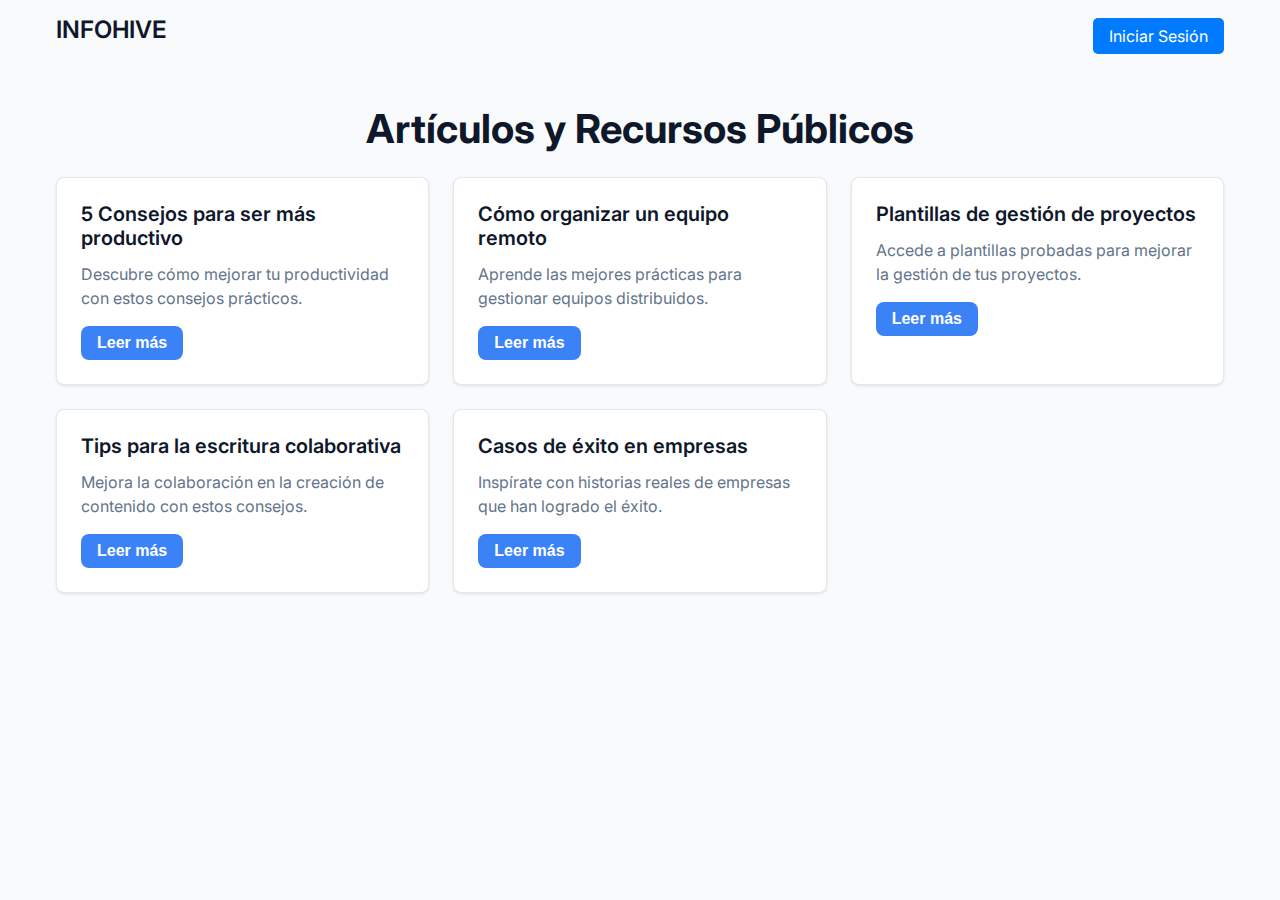
<file: index.html>
<!DOCTYPE html>
<html lang="es">
<head>
  <meta charset="UTF-8">
  <meta name="viewport" content="width=device-width, initial-scale=1.0">
  <title>INFOHIVE</title>
  <link rel="icon" type="image/x-icon" href="/team.png">
  <link rel="apple-touch-icon" sizes="180x180" href="/team.png">
  <link rel="icon" type="image/png" sizes="32x32" href="/team.png">
  <link rel="icon" type="image/png" sizes="16x16" href="/team.png">
  <link rel="stylesheet" href="styles/globals.css">
</head>
<body>
  <header class="container">
    <nav style="display: flex; justify-content: space-between; align-items: center; padding: 1rem 0;">
      <div style="display: flex; align-items: center; gap: 10px;">
        <h1 style="font-size: 1.5rem; font-weight: 600;">INFOHIVE</h1>
      </div>
      <div>
        <a href="login.html" class="btn-index">Iniciar Sesión</a>
      </div>
    </nav>
  </header>
  <main class="container" style="margin-top: 2rem;">
    <section>
      <h2 style="font-size: 2.5rem; font-weight: 700; margin-bottom: 1.5rem; text-align: center;">Artículos y Recursos Públicos</h2>
      <div id="articles-grid" style="display: grid; grid-template-columns: repeat(auto-fit, minmax(300px, 1fr)); gap: 1.5rem;"></div>
    </section>
  </main>

  <!-- Modal -->
  <div class="modal-index" id="preview-modal">
    <div class="modal-content-index">
      <button class="modal-close-index" id="close-modal">&times;</button>
      <h2 id="modal-title">Previsualización</h2>
      <p id="modal-body">Contenido del artículo...</p>
    </div>
  </div>
  <script src="js/index.js"></script> 
</body>
</html>
</file>
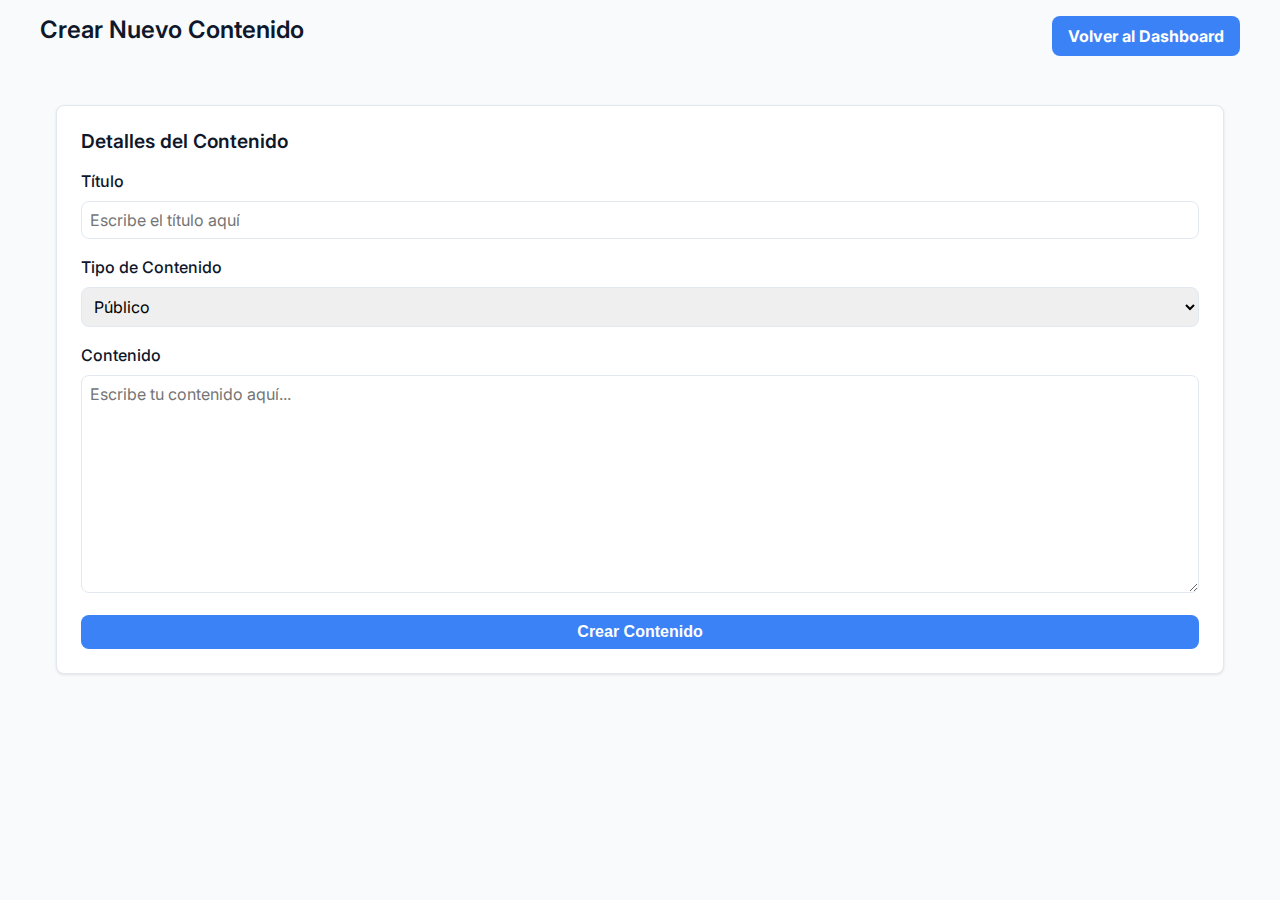
<file: create-content.html>
<!DOCTYPE html>
<html lang="es">
<head>
  <meta charset="UTF-8">
  <meta name="viewport" content="width=device-width, initial-scale=1.0">
  <title>Crear Nuevo Contenido</title>
  <link rel="stylesheet" href="styles/globals.css">
</head>
<body>
  <header class="container" style="padding: 1rem 0;">
    <nav style="display: flex; justify-content: space-between; align-items: center;">
      <h1 style="font-size: 1.5rem; font-weight: 600;">Crear Nuevo Contenido</h1>
      <div>
        <a href="dashboard.html" class="btn">Volver al Dashboard</a>
      </div>
    </nav>
  </header>
  <main class="container" style="margin-top: 2rem;">
    <section class="card">
      <h2 style="font-size: 1.2rem; font-weight: 600; margin-bottom: 1rem;">Detalles del Contenido</h2>
      <form id="create-content-form" style="display: flex; flex-direction: column; gap: 1rem;">
        <div>
          <label for="title" style="display: block; margin-bottom: 0.5rem; font-weight: 500;">Título</label>
          <input type="text" id="title" name="title" placeholder="Escribe el título aquí" required>
        </div>
        <div>
          <label for="type" style="display: block; margin-bottom: 0.5rem; font-weight: 500;">Tipo de Contenido</label>
          <select id="type" name="type" required>
            <option value="public">Público</option>
            <option value="private">Privado</option>
            <option value="organizational">Organizacional</option>
          </select>
        </div>
        <div>
          <label for="content-body" style="display: block; margin-bottom: 0.5rem; font-weight: 500;">Contenido</label>
          <textarea id="content-body" name="content-body" rows="10" placeholder="Escribe tu contenido aquí..." required></textarea>
        </div>
        <button type="submit" class="btn">Crear Contenido</button>
      </form>
    </section>
  </main>

  <script>
    document.getElementById('create-content-form').addEventListener('submit', function (event) {
      event.preventDefault(); // Evita que el formulario se envíe de forma predeterminada
      
      // Obtener la fecha actual
      const currentDate = new Date().toISOString().split('T')[0]; // Formato YYYY-MM-DD
      
      // Obtener los valores del formulario
      const title = document.getElementById('title').value;
      const type = document.getElementById('type').value;
      const contentBody = document.getElementById('content-body').value;
      
      // Obtener el autor desde localStorage
      const author = localStorage.getItem('Name');
      
      // Crear el objeto JSON
      const contentData = {
        date: currentDate,
        name: title,
        type: type === "public" ? "Público" : (type === "private" ? "Privado" : "Organizacional"),
        author: author ? author : "Desconocido",  // Si no hay autor en localStorage, se usa "Desconocido"
        description: contentBody
      };
      
      // Hacer la solicitud POST
      fetch('https://api-generator.retool.com/DOU8tz/data', {
        method: 'POST',
        headers: {
          'Content-Type': 'application/json'
        },
        body: JSON.stringify(contentData)
      })
      .then(response => response.json())
      .then(data => {
        alert('Contenido creado exitosamente');
        // Puedes redirigir o hacer alguna acción adicional aquí
      })
      .catch(error => {
        console.error('Error al crear contenido:', error);
        alert('Hubo un error al crear el contenido');
      });
    });
  </script>
</body>
</html>
</file>
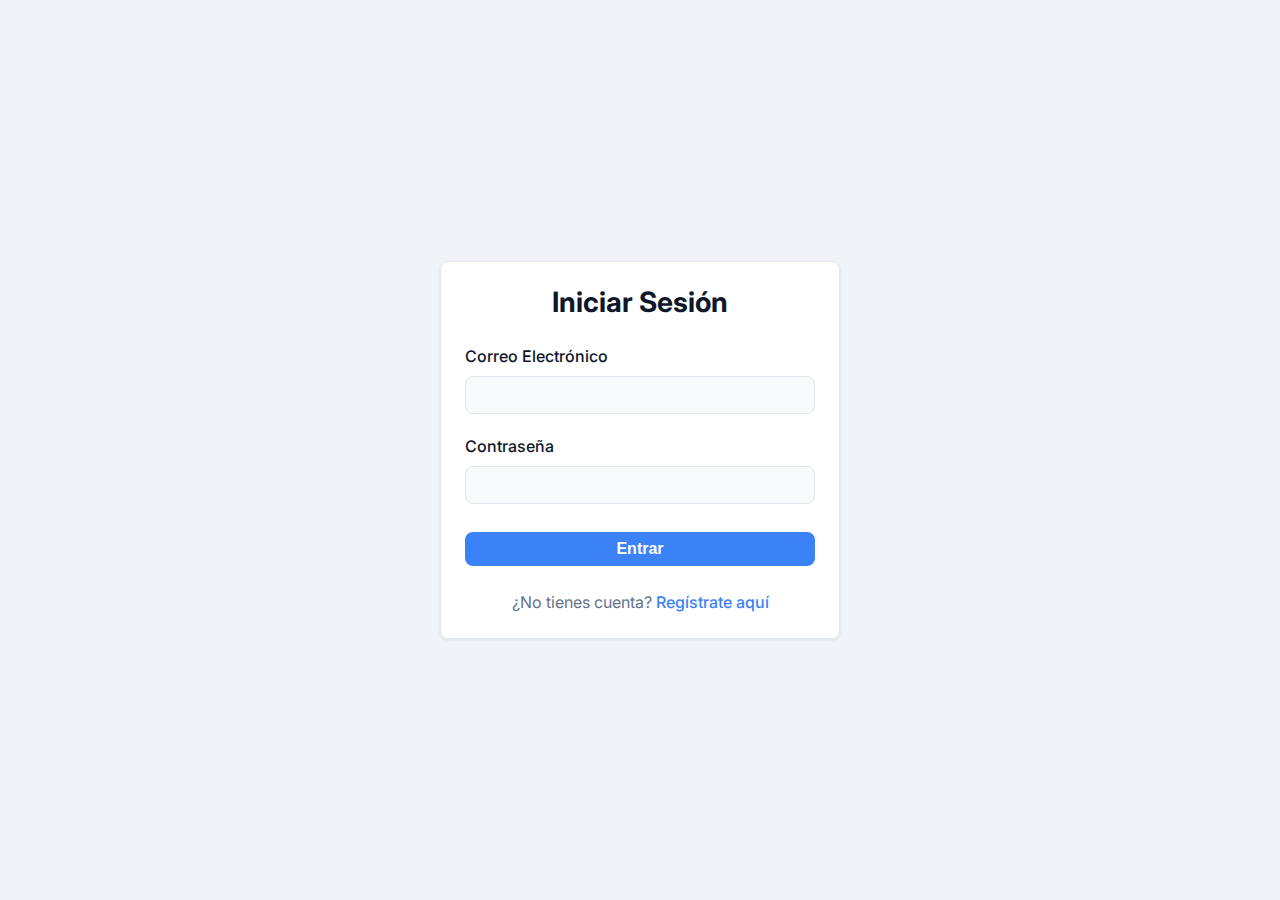
<file: dashboard.html>
<!DOCTYPE html>
<html lang="es">
<head>
  <meta charset="UTF-8">
  <meta name="viewport" content="width=device-width, initial-scale=1.0">
  <title>Dashboard</title>
  <link rel="stylesheet" href="styles/globals.css">
</head>
<body>
  <header class="container" style="padding: 1rem 2rem; background-color: #ffffff; box-shadow: 0 1px 3px rgba(0, 0, 0, 0.1); border-radius: 0 0 1rem 1rem;">
    <nav style="display: flex; justify-content: space-between; align-items: center; gap: 1rem;">
      <h1 style="font-size: 1.5rem; font-weight: 700;">Dashboard</h1>
      <div style="display: flex; gap: 1rem; align-items: center;">
        <a href="create-content.html" class="btn btn-transparent"> Añadir Contenido</a>
        <a href="subscription.html" class="btn btn-transparent">Suscripción</a>
        <a href="profile.html" class="btn btn-transparent">Perfil</a>
        <a href="index.html" class="btn">Cerrar Sesión</a>
      </div>
    </nav>
  </header>
  <main class="container" style="margin-top: 2rem;">
    <section style="margin-bottom: 3rem;">
      <h2 style="font-size: 2.5rem; font-weight: 700; margin-bottom: 0.5rem;">Bienvenido, Juan Pérez</h2>
      <p style="color: var(--muted); font-size: 1.1rem;">Tu organización: <strong>Organización XYZ</strong></p>
    </section>

    <section>
      <h2 style="font-size: 1.75rem; font-weight: 600; margin-bottom: 1.5rem;">Resumen del Contenido</h2>
      <div style="display: grid; grid-template-columns: repeat(auto-fit, minmax(300px, 1fr)); gap: 1.5rem;">
        <div class="card" style="display: flex; flex-direction: column; justify-content: space-between;">
          <div>
            <h3 style="font-size: 1.25rem; font-weight: 600; margin-bottom: 0.75rem;">Contenido Público</h3>
            <p style="color: var(--muted); margin-bottom: 1rem;">Artículos disponibles para todos los usuarios.</p>
          </div>
          <a href="public-content.html" class="btn" style="align-self: flex-start;">Ver Contenido Público</a>
        </div>
        <div class="card" style="display: flex; flex-direction: column; justify-content: space-between;">
          <div>
            <h3 style="font-size: 1.25rem; font-weight: 600; margin-bottom: 0.75rem;">Contenido Privado</h3>
            <p style="color: var(--muted); margin-bottom: 1rem;">Artículos creados por ti.</p>
          </div>
          <a href="private-content.html" class="btn" style="align-self: flex-start;">Gestionar Contenido</a>
        </div>
        <div class="card" style="display: flex; flex-direction: column; justify-content: space-between;">
          <div>
            <h3 style="font-size: 1.25rem; font-weight: 600; margin-bottom: 0.75rem;">Contenido Organizacional</h3>
            <p style="color: var(--muted); margin-bottom: 1rem;">Artículos compartidos por la organización.</p>
          </div>
          <a href="organizational-content.html" class="btn" style="align-self: flex-start;">Explorar Contenido</a>
        </div>
      </div>
    </section>
  </main>
  <script src="js/dashboard.js"></script>
</body>
</html>
</file>
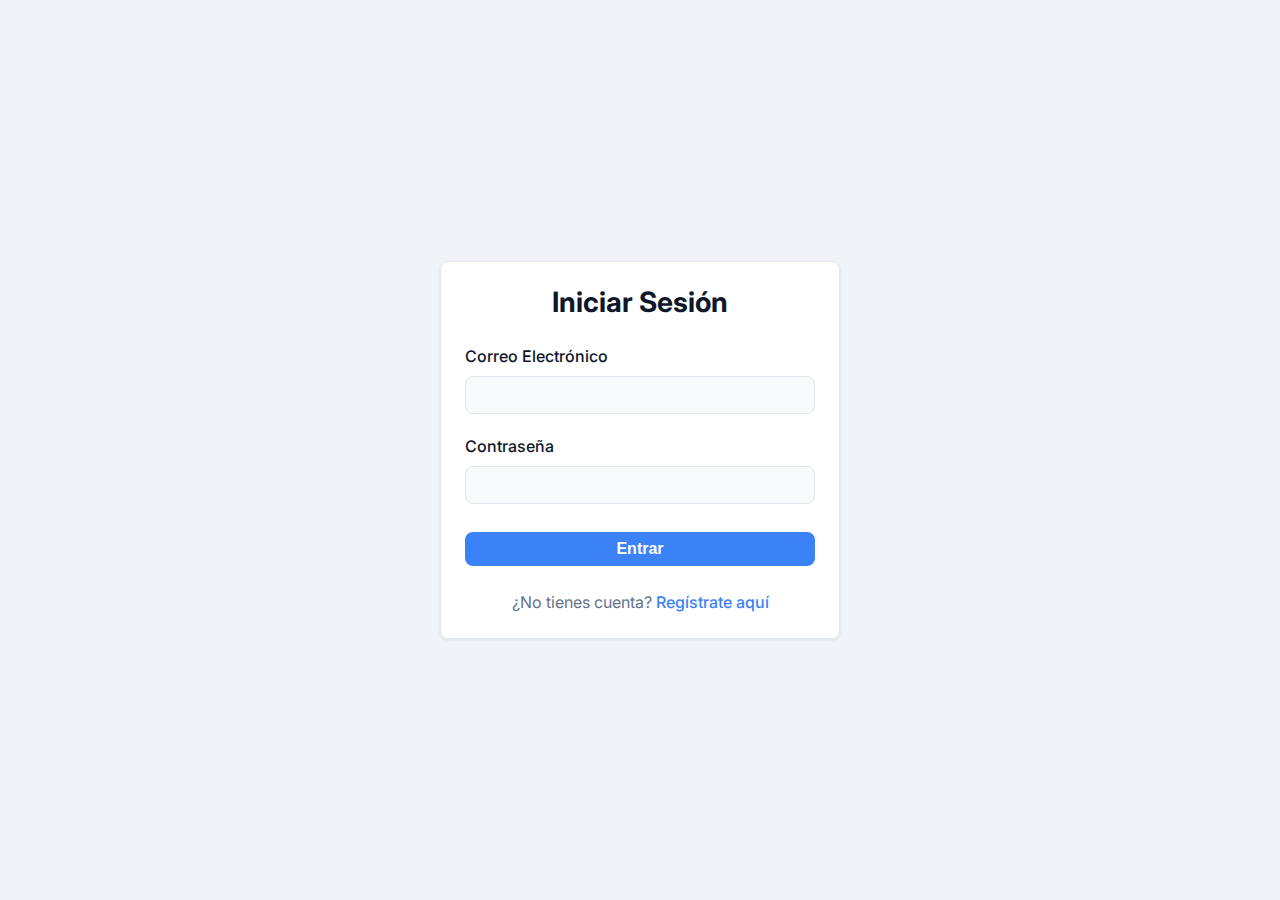
<file: login.html>
<!DOCTYPE html>
<html lang="es">
<head>
  <meta charset="UTF-8">
  <meta name="viewport" content="width=device-width, initial-scale=1.0">
  <title>Iniciar Sesión</title>
  <link rel="stylesheet" href="styles/globals.css">
</head>
<body style="background-color: #f0f4f8;">
  <div class="container" style="display: flex; justify-content: center; align-items: center; min-height: 100vh;">
    <div class="card" style="width: 100%; max-width: 400px;">
      <h2 style="font-size: 1.75rem; font-weight: 700; margin-bottom: 1.5rem; text-align: center;">Iniciar Sesión</h2>
      <form action="dashboard.html" style="display: flex; flex-direction: column; gap: 1.25rem;">
        <div>
          <label for="email" style="display: block; margin-bottom: 0.5rem; font-weight: 500;">Correo Electrónico</label>
          <input type="email" id="email" name="email" required style="background-color: #f8fafc;">
        </div>
        <div>
          <label for="password" style="display: block; margin-bottom: 0.5rem; font-weight: 500;">Contraseña</label>
          <input type="password" id="password" name="password" required style="background-color: #f8fafc;">
        </div>
        <button type="submit" class="btn" style="width: 100%; margin-top: 0.5rem;">Entrar</button>
      </form>
      <p style="text-align: center; margin-top: 1.5rem; color: var(--muted);">¿No tienes cuenta? <a href="register.html" style="font-weight: 500;">Regístrate aquí</a></p>
    </div>
  </div>
  <!-- Incluir el archivo JavaScript -->
  <script src="js/login.js"></script>
</body>
</html>
</file>
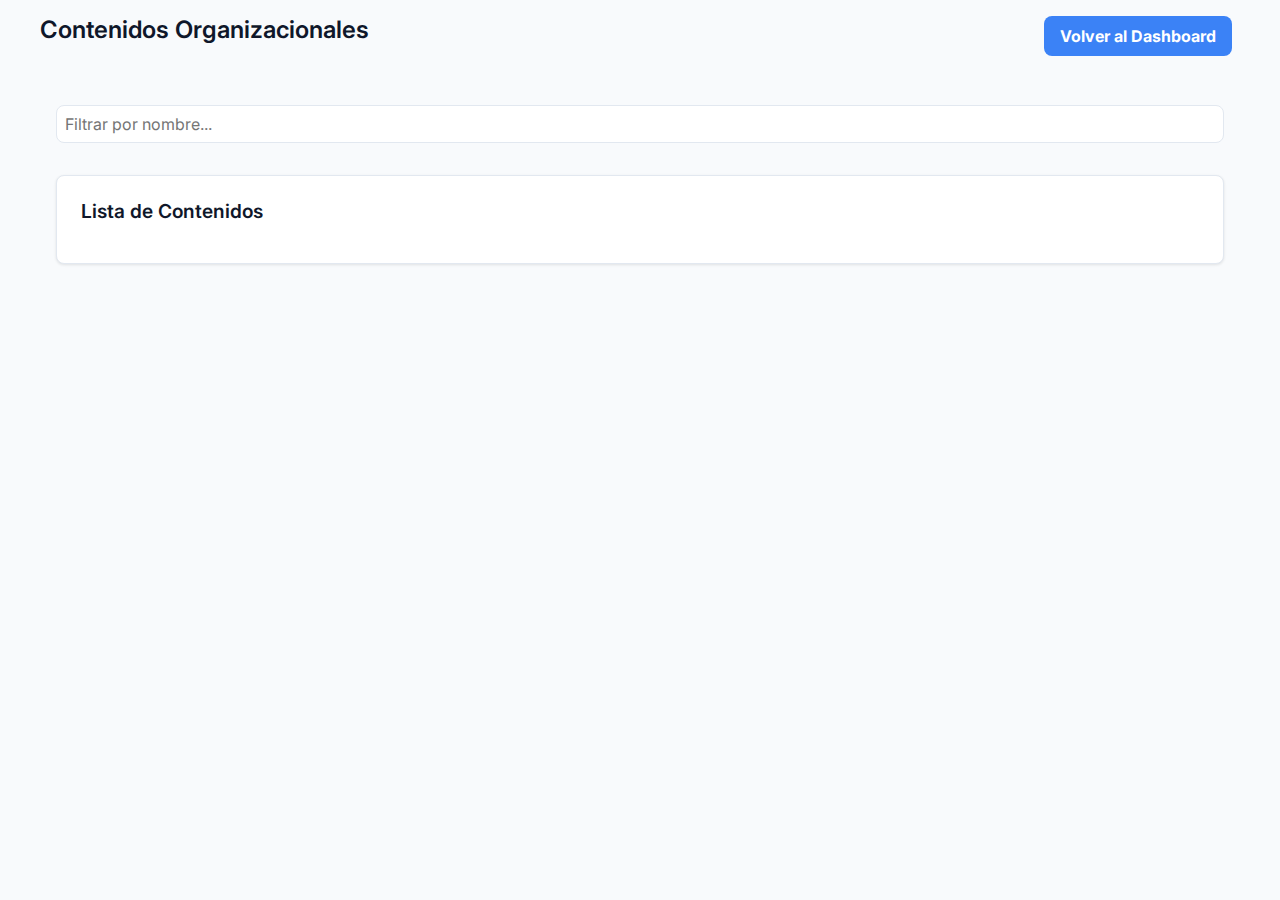
<file: organizational-content.html>
<!DOCTYPE html>
<html lang="es">
<head>
  <meta charset="UTF-8">
  <meta name="viewport" content="width=device-width, initial-scale=1.0">
  <title>Contenidos Organizacionales</title>
  <link rel="stylesheet" href="styles/globals.css">
</head>
<body>
  <header class="container" style="padding: 1rem 0;">
    <nav style="display: flex; justify-content: space-between; align-items: center;">
      <h1 style="font-size: 1.5rem; font-weight: 600;">Contenidos Organizacionales</h1>
      <div>
        <a href="dashboard.html" class="btn" style="margin-right: 0.5rem;">Volver al Dashboard</a>
      </div>
    </nav>
  </header>
  <main class="container" style="margin-top: 2rem;">
    <section style="margin-bottom: 2rem;">
      <input type="text" id="filter" placeholder="Filtrar por nombre..." class="input" style="width: 100%; padding: 0.5rem;">
    </section>

    <section class="card">
        <h2 style="font-size: 1.2rem; font-weight: 600; margin-bottom: 1rem;">Lista de Contenidos</h2>
        <div id="content-list" style="display: flex; flex-direction: column; gap: 1rem;"></div>
      </section>
      
  </main>

  <!-- Modal -->
  <div class="modal-dash" id="preview-modal">
    <div class="modal-content-dash">
      <button class="modal-close-dash" id="close-modal">&times;</button>
      <h2 id="modal-title">Previsualización</h2>
      <p id="modal-body">Contenido del artículo...</p>
    </div>
  </div>
  <script src="js/organizational-content.js"></script>
</body>
</html>
</file>
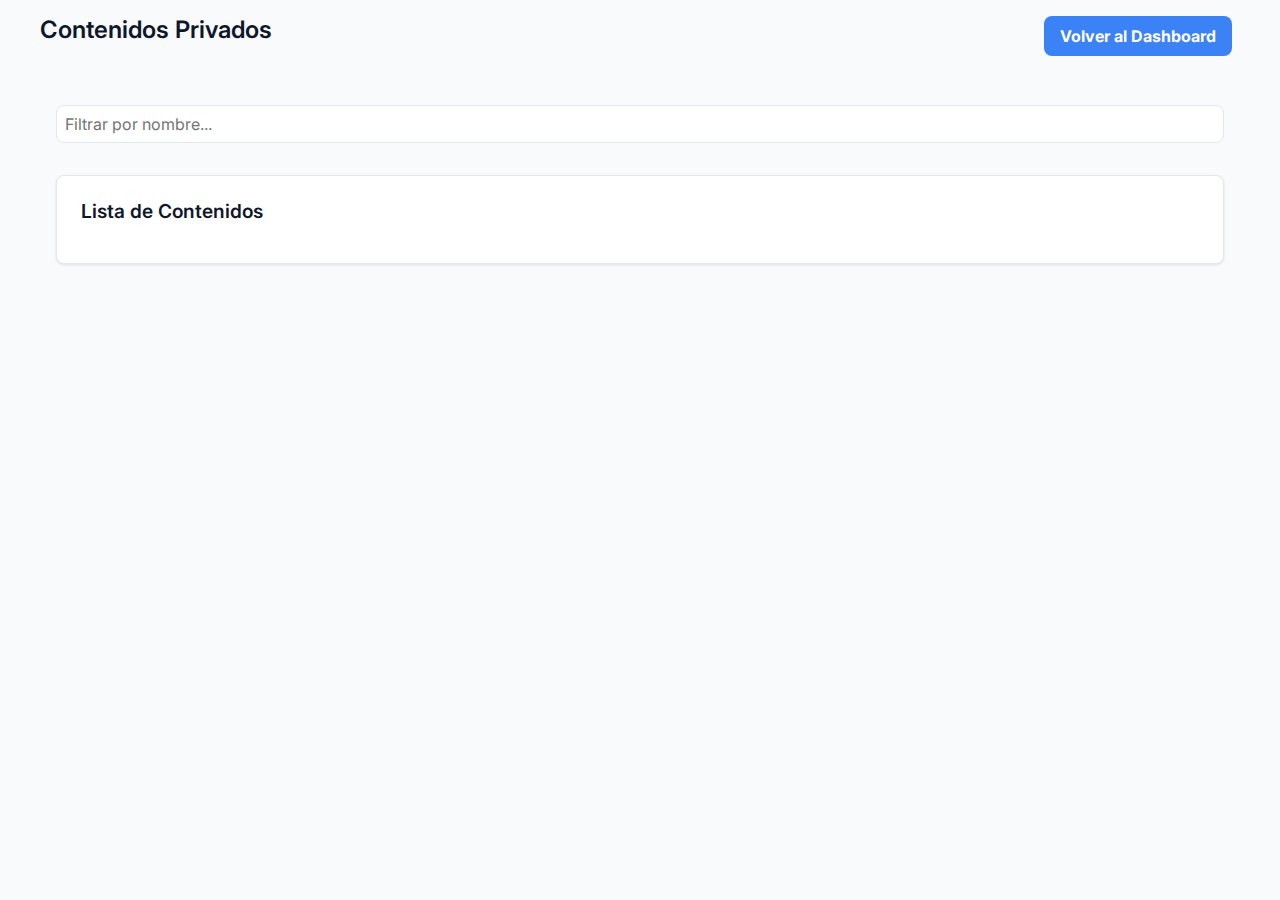
<file: private-content.html>
<!DOCTYPE html>
<html lang="es">
<head>
  <meta charset="UTF-8">
  <meta name="viewport" content="width=device-width, initial-scale=1.0">
  <title>Contenidos Privados</title>
  <link rel="stylesheet" href="styles/globals.css">
</head>
<body>
  <header class="container" style="padding: 1rem 0;">
    <nav style="display: flex; justify-content: space-between; align-items: center;">
      <h1 style="font-size: 1.5rem; font-weight: 600;">Contenidos Privados</h1>
      <div>
        <a href="dashboard.html" class="btn" style="margin-right: 0.5rem;">Volver al Dashboard</a>
      </div>
    </nav>
  </header>
  <main class="container" style="margin-top: 2rem;">
    <section style="margin-bottom: 2rem;">
      <input type="text" id="filter" placeholder="Filtrar por nombre..." class="input" style="width: 100%; padding: 0.5rem;">
    </section>

    <section class="card">
        <h2 style="font-size: 1.2rem; font-weight: 600; margin-bottom: 1rem;">Lista de Contenidos</h2>
        <div id="content-list" style="display: flex; flex-direction: column; gap: 1rem;"></div>
      </section>
      
  </main>

  <!-- Modal -->
  <div class="modal-dash" id="preview-modal">
    <div class="modal-content-dash">
      <button class="modal-close-dash" id="close-modal">&times;</button>
      <h2 id="modal-title">Previsualización</h2>
      <p id="modal-body">Contenido del artículo...</p>
    </div>
  </div>
  <script src="js/private-content.js"></script>
</body>
</html>
</file>
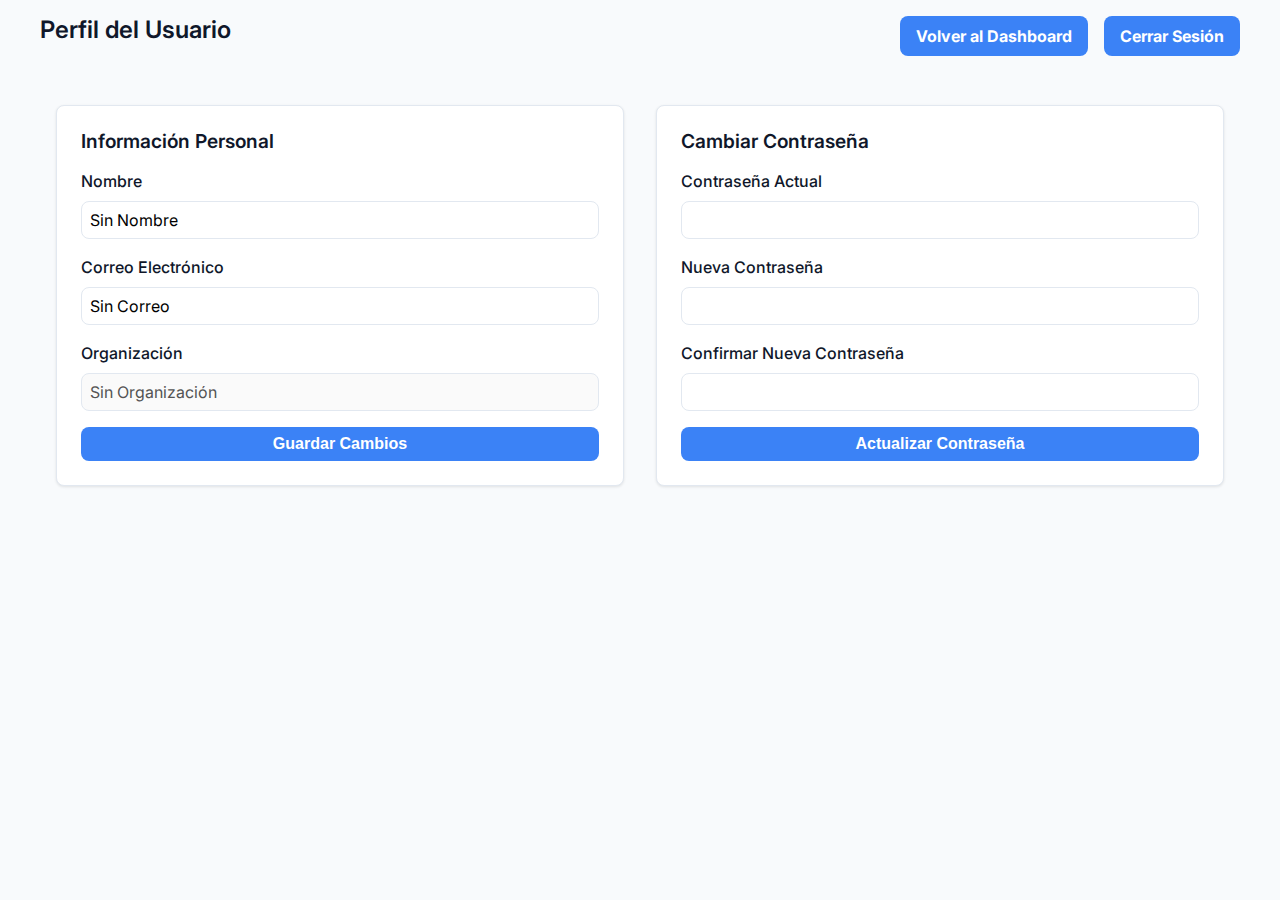
<file: profile.html>
<!DOCTYPE html>
<html lang="es">
<head>
  <meta charset="UTF-8">
  <meta name="viewport" content="width=device-width, initial-scale=1.0">
  <title>Perfil del Usuario</title>
  <link rel="stylesheet" href="styles/globals.css">
</head>
<body>
  <header class="container" style="padding: 1rem 0;">
    <nav style="display: flex; justify-content: space-between; align-items: center;">
      <h1 style="font-size: 1.5rem; font-weight: 600;">Perfil del Usuario</h1>
      <div style="display: flex; gap: 1rem;">
        <a href="dashboard.html" class="btn">Volver al Dashboard</a>
        <a href="index.html" class="btn">Cerrar Sesión</a>
      </div>
    </nav>
  </header>
  <main class="container" style="display: flex; gap: 2rem; margin-top: 2rem;">
    <section class="card" style="flex: 1;">
      <h2 style="font-size: 1.2rem; font-weight: 600; margin-bottom: 1rem;">Información Personal</h2>
      <form id="update-profile" style="display: flex; flex-direction: column; gap: 1rem;">
        <div>
          <label for="name" style="display: block; margin-bottom: 0.5rem; font-weight: 500;">Nombre</label>
          <input type="text" id="name" name="name" required>
        </div>
        <div>
          <label for="email" style="display: block; margin-bottom: 0.5rem; font-weight: 500;">Correo Electrónico</label>
          <input type="email" id="email" name="email" required>
        </div>
        <div>
          <label for="organization" style="display: block; margin-bottom: 0.5rem; font-weight: 500;">Organización</label>
          <input type="text" id="organization" name="organization" disabled>
        </div>
        <button type="submit" class="btn">Guardar Cambios</button>
      </form>
    </section>
    <section class="card" style="flex: 1;">
      <h2 style="font-size: 1.2rem; font-weight: 600; margin-bottom: 1rem;">Cambiar Contraseña</h2>
      <form id="change-password" style="display: flex; flex-direction: column; gap: 1rem;">
        <div>
          <label for="current-password" style="display: block; margin-bottom: 0.5rem; font-weight: 500;">Contraseña Actual</label>
          <input type="password" id="current-password" name="current-password" required>
        </div>
        <div>
          <label for="new-password" style="display: block; margin-bottom: 0.5rem; font-weight: 500;">Nueva Contraseña</label>
          <input type="password" id="new-password" name="new-password" required>
        </div>
        <div>
          <label for="confirm-password" style="display: block; margin-bottom: 0.5rem; font-weight: 500;">Confirmar Nueva Contraseña</label>
          <input type="password" id="confirm-password" name="confirm-password" required>
        </div>
        <button type="submit" class="btn">Actualizar Contraseña</button>
      </form>
    </section>
  </main>
  <script src="js/profile.js"></script>
</body>
</html>
</file>
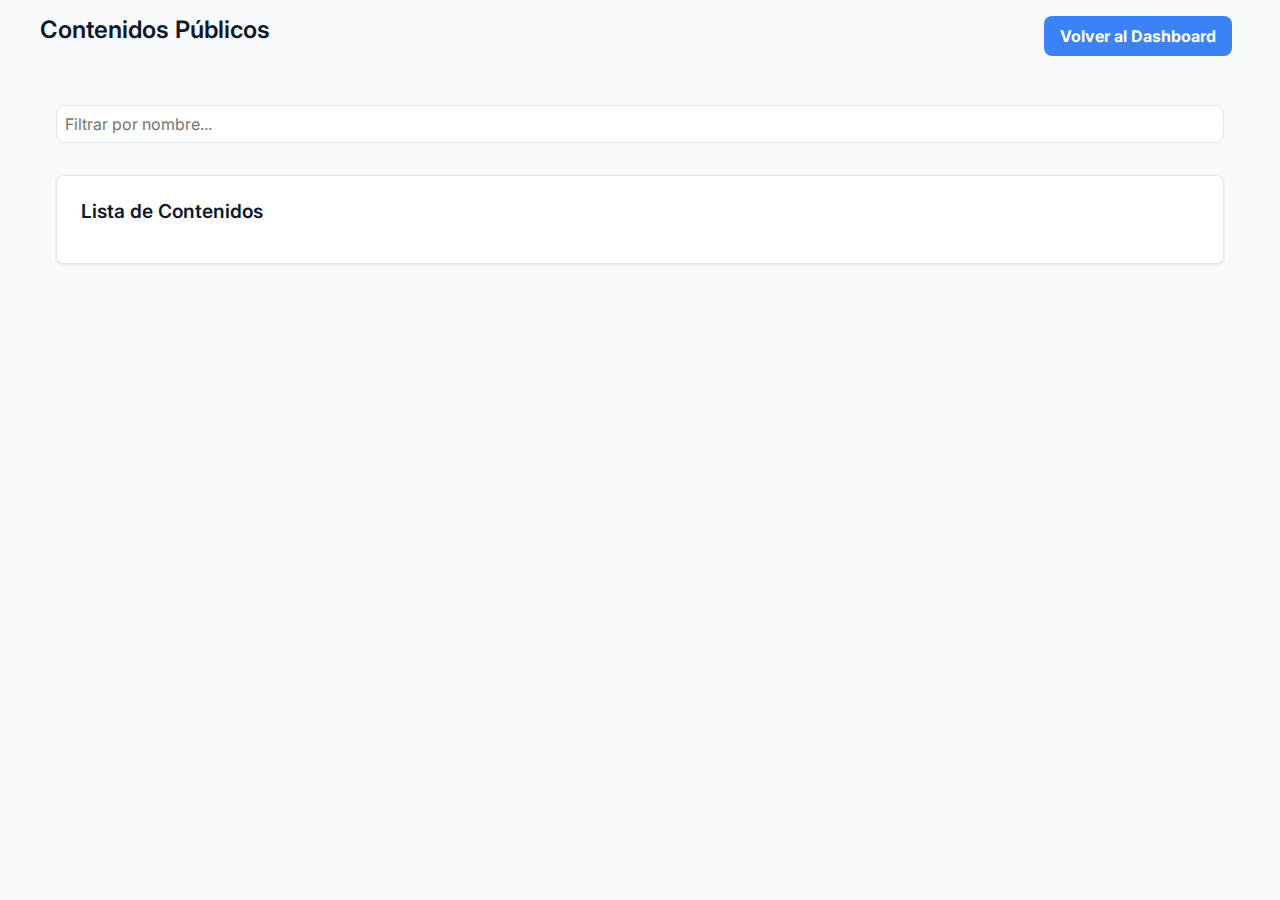
<file: public-content.html>
<!DOCTYPE html>
<html lang="es">
<head>
  <meta charset="UTF-8">
  <meta name="viewport" content="width=device-width, initial-scale=1.0">
  <title>Contenidos Públicos</title>
  <link rel="stylesheet" href="styles/globals.css">
</head>
<body>
  <header class="container" style="padding: 1rem 0;">
    <nav style="display: flex; justify-content: space-between; align-items: center;">
      <h1 style="font-size: 1.5rem; font-weight: 600;">Contenidos Públicos</h1>
      <div>
        <a href="dashboard.html" class="btn" style="margin-right: 0.5rem;">Volver al Dashboard</a>
      </div>
    </nav>
  </header>
  <main class="container" style="margin-top: 2rem;">
    <section style="margin-bottom: 2rem;">
      <input type="text" id="filter" placeholder="Filtrar por nombre..." class="input" style="width: 100%; padding: 0.5rem;">
    </section>

    <section class="card">
        <h2 style="font-size: 1.2rem; font-weight: 600; margin-bottom: 1rem;">Lista de Contenidos</h2>
        <div id="content-list" style="display: flex; flex-direction: column; gap: 1rem;"></div>
      </section>
      
  </main>

  <!-- Modal -->
  <div class="modal-dash" id="preview-modal">
    <div class="modal-content-dash">
      <button class="modal-close-dash" id="close-modal">&times;</button>
      <h2 id="modal-title">Previsualización</h2>
      <p id="modal-body">Contenido del artículo...</p>
    </div>
  </div>
  <script src="js/public-content.js"></script>
</body>
</html>
</file>
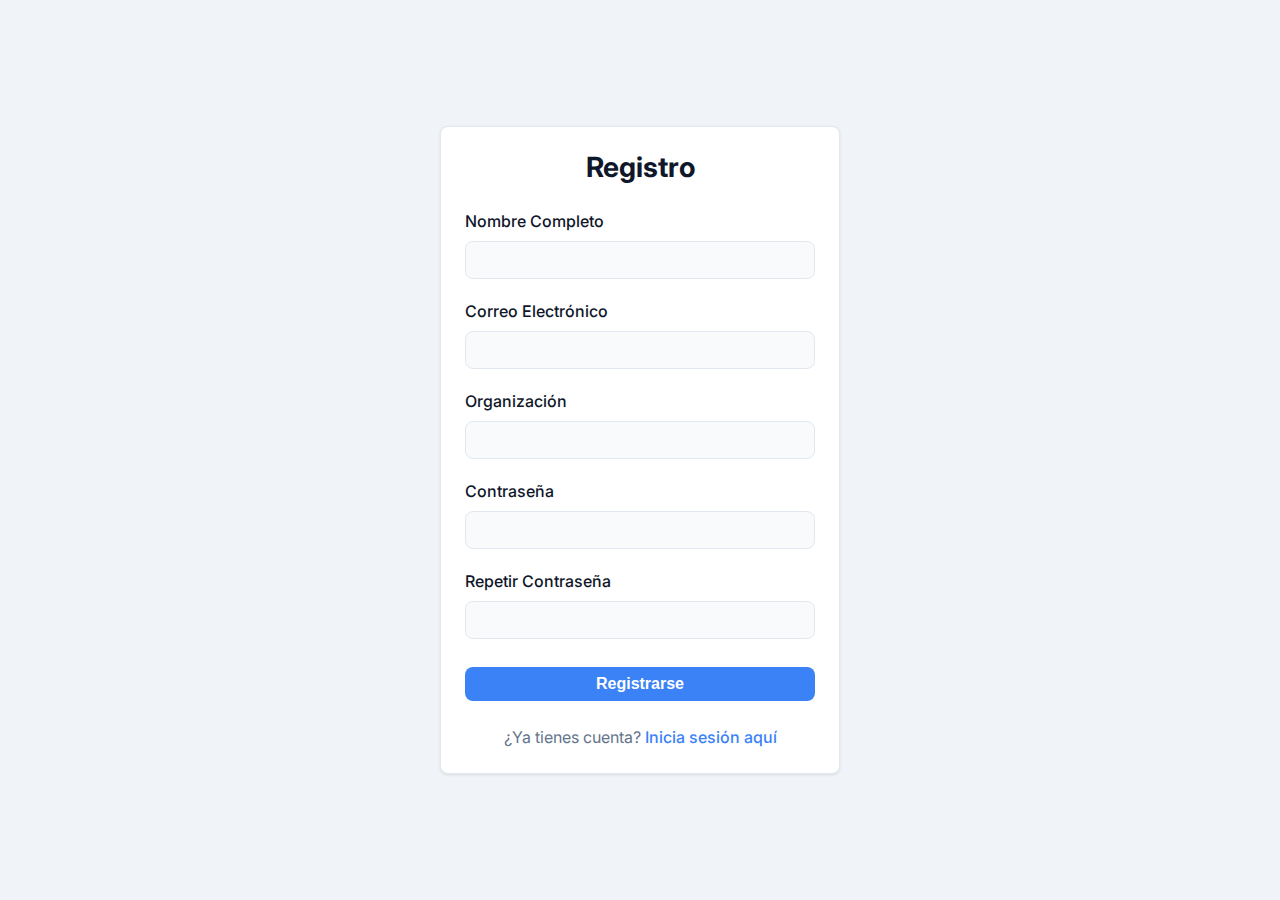
<file: register.html>
<!DOCTYPE html>
<html lang="es">
<head>
  <meta charset="UTF-8">
  <meta name="viewport" content="width=device-width, initial-scale=1.0">
  <title>Registro</title>
  <link rel="stylesheet" href="styles/globals.css">
</head>
<body style="background-color: #f0f4f8;">
  <div class="container" style="display: flex; justify-content: center; align-items: center; min-height: 100vh;">
    <div class="card" style="width: 100%; max-width: 400px;">
      <h2 style="font-size: 1.75rem; font-weight: 700; margin-bottom: 1.5rem; text-align: center;">Registro</h2>
      <form id="register-form" style="display: flex; flex-direction: column; gap: 1.25rem;">
        <div>
          <label for="fullname" style="display: block; margin-bottom: 0.5rem; font-weight: 500;">Nombre Completo</label>
          <input type="text" id="fullname" name="fullname" required style="background-color: #f8fafc;">
        </div>
        <div>
          <label for="email" style="display: block; margin-bottom: 0.5rem; font-weight: 500;">Correo Electrónico</label>
          <input type="email" id="email" name="email" required style="background-color: #f8fafc;">
        </div>
        <div>
          <label for="organization" style="display: block; margin-bottom: 0.5rem; font-weight: 500;">Organización</label>
          <input type="text" id="organization" name="organization" required style="background-color: #f8fafc;">
        </div>
        <div>
          <label for="password" style="display: block; margin-bottom: 0.5rem; font-weight: 500;">Contraseña</label>
          <input type="password" id="password" name="password" required style="background-color: #f8fafc;">
        </div>
        <div>
          <label for="repeat-password" style="display: block; margin-bottom: 0.5rem; font-weight: 500;">Repetir Contraseña</label>
          <input type="password" id="repeat-password" name="repeat-password" required style="background-color: #f8fafc;">
        </div>
        <button type="submit" class="btn" style="width: 100%; margin-top: 0.5rem;">Registrarse</button>
      </form>
      <p style="text-align: center; margin-top: 1.5rem; color: var(--muted);">¿Ya tienes cuenta? <a href="login.html" style="font-weight: 500;">Inicia sesión aquí</a></p>
    </div>
  </div>
  <!-- Incluir el archivo JavaScript -->
  <script src="js/register.js"></script>
</body>
</html>
</file>
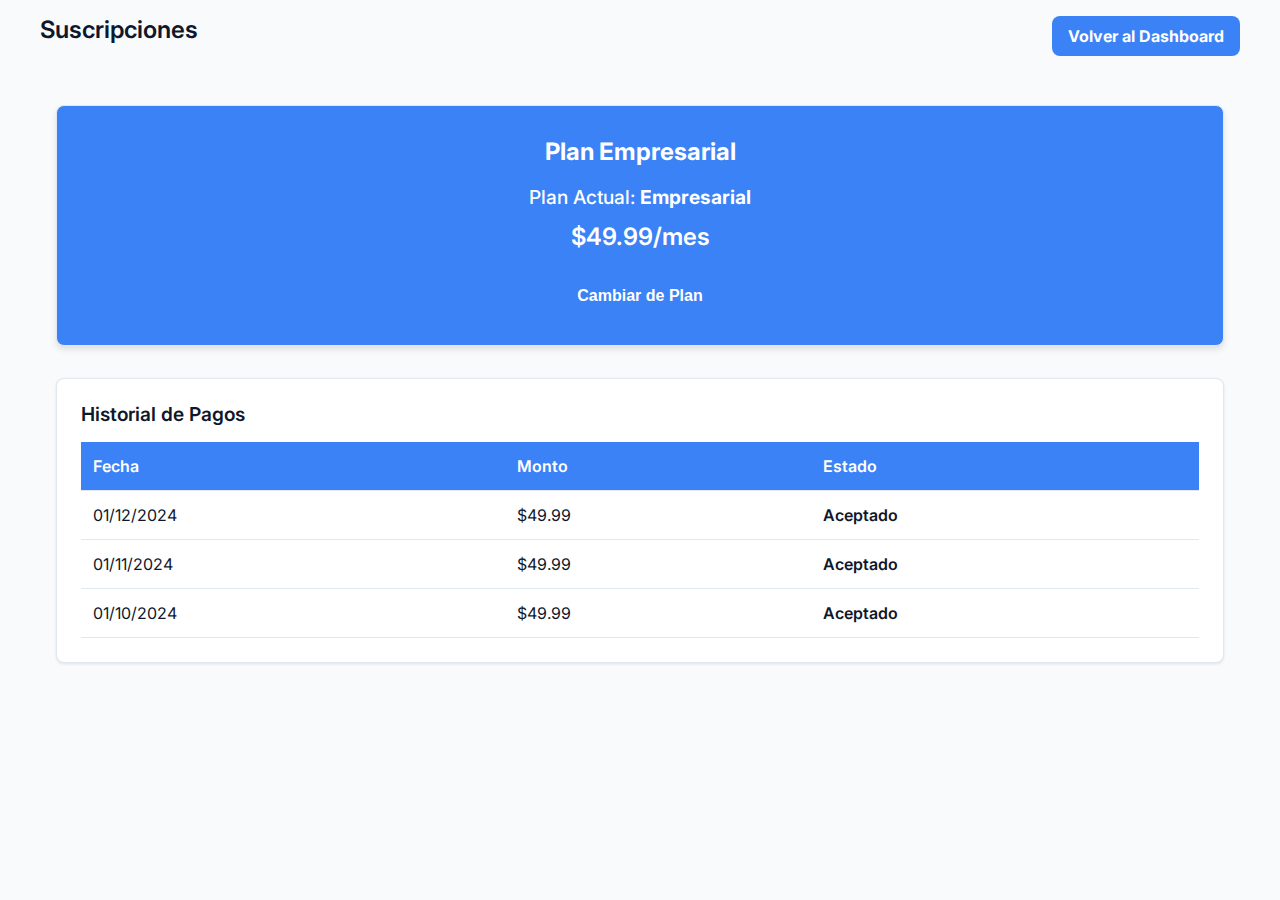
<file: subscription.html>
<!DOCTYPE html>
<html lang="es">
<head>
  <meta charset="UTF-8">
  <meta name="viewport" content="width=device-width, initial-scale=1.0">
  <title>Suscripciones</title>
  <link rel="stylesheet" href="styles/globals.css">
</head>
<body>
  <header class="container" style="padding: 1rem 0;">
    <nav style="display: flex; justify-content: space-between; align-items: center;">
      <h1 style="font-size: 1.5rem; font-weight: 600;">Suscripciones</h1>
      <a href="dashboard.html" class="btn">Volver al Dashboard</a>
    </nav>
  </header>
  
  <main class="container" style="margin-top: 2rem;">
    <!-- Card de la Suscripción -->
    <section class="card subscription-card">
      <h2 class="subscription-title">Plan Empresarial</h2>
      <p class="plan-details">Plan Actual: <strong>Empresarial</strong></p>
      <p class="plan-price">$49.99/mes</p>
      <button class="btn">Cambiar de Plan</button>
    </section>

    <!-- Historial de Pagos -->
    <section class="card" style="margin-top: 2rem;">
      <h3 style="font-size: 1.2rem; font-weight: 600; margin-bottom: 1rem;">Historial de Pagos</h3>
      <table class="payment-history">
        <thead>
          <tr>
            <th>Fecha</th>
            <th>Monto</th>
            <th>Estado</th>
          </tr>
        </thead>
        <tbody>
          <tr>
            <td>01/12/2024</td>
            <td>$49.99</td>
            <td class="status accepted">Aceptado</td>
          </tr>
          <tr>
            <td>01/11/2024</td>
            <td>$49.99</td>
            <td class="status accepted">Aceptado</td>
          </tr>
          <tr>
            <td>01/10/2024</td>
            <td>$49.99</td>
            <td class="status declined">Aceptado</td>
          </tr>
        </tbody>
      </table>
    </section>
  </main>
</body>
</html>
</file>
<file: styles/globals.css>
@import url('https://fonts.googleapis.com/css2?family=Inter:wght@300;400;500;600;700&display=swap');

:root {
  --background: #f8fafc;
  --foreground: #0f172a;
  --muted: #64748b;
  --accent: #3b82f6;
  --accent-foreground: #ffffff;
  --border: #e2e8f0;
  --ring: #3b82f6;
  --radius: 0.5rem;
}

* {
  box-sizing: border-box;
  padding: 0;
  margin: 0;
}

body {
  font-family: 'Inter', sans-serif;
  color: var(--foreground);
  background-color: var(--background);
  line-height: 1.5;
}

.container {
  max-width: 1200px;
  margin: 0 auto;
  padding: 0 1rem;
}

.btn {
  display: inline-flex;
  align-items: center;
  justify-content: center;
  padding: 0.5rem 1rem;
  background-color: var(--accent);
  color: var(--accent-foreground);
  border: none;
  border-radius: var(--radius);
  font-weight: 700;
  font-size: 1rem;
  text-decoration: none;
  transition: all 0.2s ease;
  cursor: pointer;
}

.btn:hover {
  opacity: 0.9;
  transform: translateY(-1px);
}

.btn-transparent {
  background-color: transparent;
  color: var(--accent);
}

.btn-transparent:hover {
  background-color: rgba(59, 130, 246, 0.1);
  color: var(--accent);
}

input, select, textarea {
  width: 100%;
  padding: 0.5rem;
  border: 1px solid var(--border);
  border-radius: var(--radius);
  font-family: 'Inter', sans-serif;
  font-size: 1rem;
  transition: all 0.2s ease;
}

input:focus, select:focus, textarea:focus {
  outline: none;
  border-color: var(--ring);
  box-shadow: 0 0 0 2px rgba(59, 130, 246, 0.2);
}

.card {
  background-color: #ffffff;
  border: 1px solid var(--border);
  border-radius: var(--radius);
  padding: 1.5rem;
  transition: all 0.2s ease;
  box-shadow: 0 1px 3px rgba(0, 0, 0, 0.1);
}

.card:hover {
  box-shadow: 0 4px 6px rgba(0, 0, 0, 0.1);
  transform: translateY(-2px);
}

h1, h2, h3, h4, h5, h6 {
  font-weight: 600;
  line-height: 1.2;
  margin-bottom: 0.5em;
}

a {
  color: var(--accent);
  text-decoration: none;
  transition: color 0.2s ease;
}

input, select, textarea {
  width: 100%;
  padding: 0.5rem;
  border: 1px solid var(--border);
  border-radius: var(--radius);
  font-family: 'Inter', sans-serif;
  font-size: 1rem;
  transition: all 0.2s ease;
}

input:focus, select:focus, textarea:focus {
  outline: none;
  border-color: var(--ring);
  box-shadow: 0 0 0 2px rgba(59, 130, 246, 0.2);
}

.subscription-card {
  background-color: var(--accent);
  color: var(--accent-foreground);
  text-align: center;
  padding: 2rem;
  border-radius: var(--radius);
  box-shadow: 0 4px 6px rgba(0, 0, 0, 0.1);
  margin-bottom: 2rem;
}

.subscription-title {
  font-size: 1.5rem;
  font-weight: 700;
  margin-bottom: 1rem;
}

.plan-details {
  font-size: 1.2rem;
  font-weight: 500;
  margin-bottom: 0.5rem;
}

.plan-price {
  font-size: 1.5rem;
  font-weight: 600;
  margin-bottom: 1.5rem;
}

.status {
  font-weight: 600;
  text-align: center;
}

.payment-history {
  width: 100%;
  border-collapse: collapse;
  margin-top: 1rem;
}

.payment-history th, .payment-history td {
  padding: 0.75rem;
  text-align: left;
  border-bottom: 1px solid var(--border);
}

.payment-history th {
  background-color: var(--accent);
  color: var(--accent-foreground);
  font-weight: 600;
}

.payment-history td {
  background-color: #ffffff;
  color: var(--foreground);
}

.payment-history tr:hover {
  background-color: var(--muted);
  color: var(--accent);
}

@media (max-width: 768px) {
  .container {
    padding: 0 0.5rem;
  }

  .subscription-card {
    padding: 1.5rem;
  }

  .plan-price {
    font-size: 1.2rem;
  }
}


.modal-index {
  display: none;
  position: fixed;
  top: 0;
  left: 0;
  width: 100%;
  height: 100%;
  background-color: rgba(0, 0, 0, 0.5);
  justify-content: center;
  align-items: center;
  z-index: 1000;
}

.modal-content-index {
  background: white;
  width: 60%;
  max-width: 800px;
  padding: 2rem;
  border-radius: 8px;
  box-shadow: 0 4px 6px rgba(0, 0, 0, 0.1);
  position: relative;
}

.modal-close-index {
  position: absolute;
  top: 1rem;
  right: 1rem;
  background: transparent;
  border: none;
  font-size: 1.5rem;
  cursor: pointer;
}

.modal-close-index:hover {
  color: red;
}

/* Botón principal */
.btn-index {
  background-color: #007bff;
  color: white;
  text-decoration: none;
  padding: 0.5rem 1rem;
  border-radius: 5px;
  font-size: 1rem;
  cursor: pointer;
  border: none;
  text-align: center;
}

.btn-index:hover {
  background-color: #0056b3;
}

.card-index {
  display: flex;
  flex-direction: column;
  justify-content: space-between;
}


.modal-dash {
  display: none;
  position: fixed;
  top: 0;
  left: 0;
  width: 100%;
  height: 100%;
  background-color: rgba(0, 0, 0, 0.5);
  justify-content: center;
  align-items: center;
  z-index: 1000;
}

.modal-content-dash {
  background: white;
  width: 60%;
  max-width: 800px;
  padding: 2rem;
  border-radius: 8px;
  box-shadow: 0 4px 6px rgba(0, 0, 0, 0.1);
  position: relative;
}

.modal-close-dash {
  position: absolute;
  top: 1rem;
  right: 1rem;
  background: transparent;
  border: none;
  font-size: 1.5rem;
  cursor: pointer;
}

.modal-close-dash:hover {
  color: red;
}


.content-item {
  padding: 1rem;
  background-color: #ffffff;
  border: 1px solid var(--border);
  border-radius: var(--radius);
  box-shadow: 0 1px 3px rgba(0, 0, 0, 0.1);
  transition: all 0.2s ease;
}

.content-item:hover {
  box-shadow: 0 4px 6px rgba(0, 0, 0, 0.1);
  transform: translateY(-2px);
}

.content-title {
  font-size: 1.2rem;
  font-weight: 600;
  margin-bottom: 0.5rem;
  cursor: pointer;
}

.content-title:hover {
  color: var(--accent);
}

.content-meta {
  color: var(--muted);
  font-size: 0.9rem;
  margin-bottom: 0.5rem;
}

.content-type {
  font-size: 0.9rem;
  font-weight: 500;
  color: var(--foreground);
}
</file>
